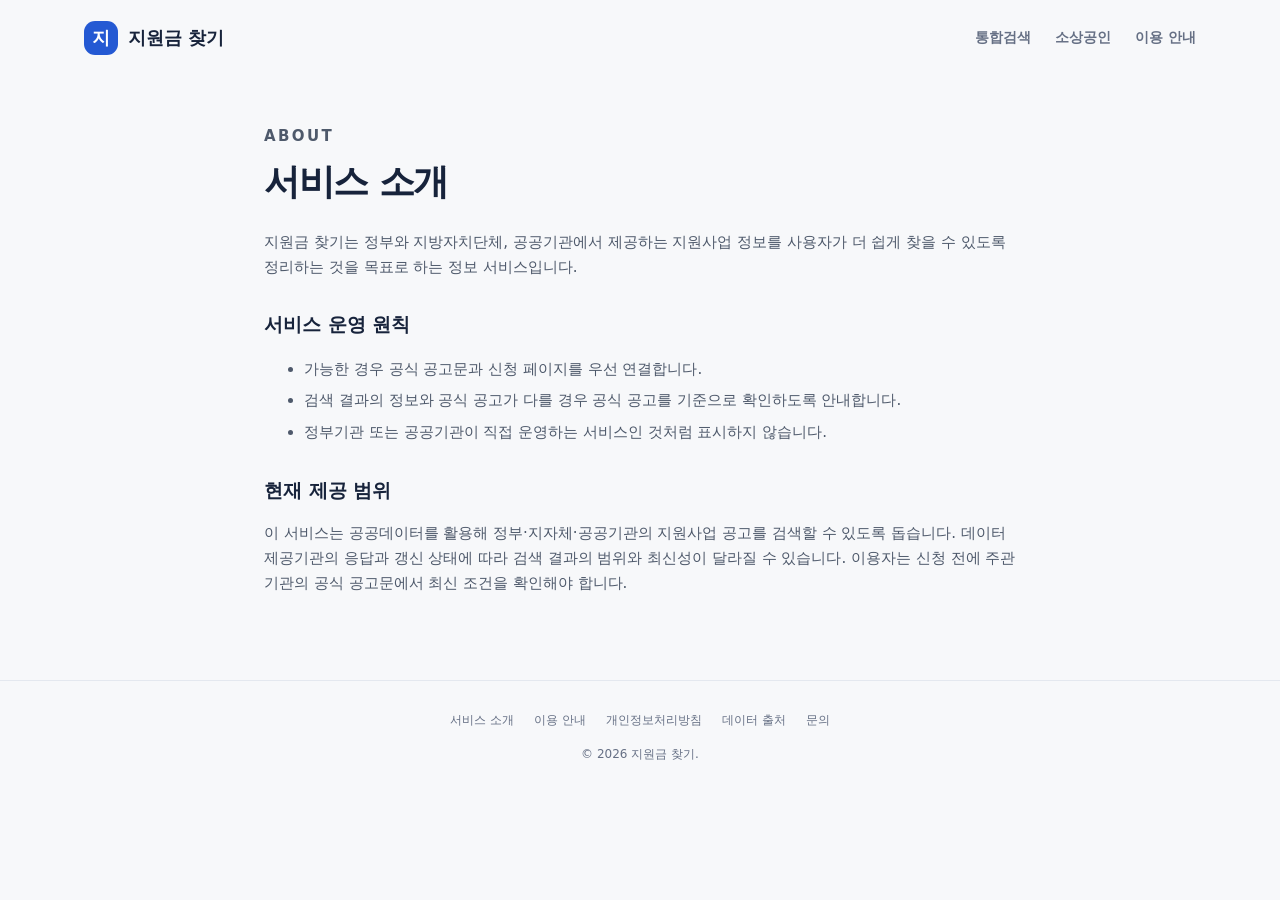
<file: about.html>
<!doctype html><html lang="ko"><head><meta charset="utf-8"><link rel="icon" href="data:image/svg+xml,%3Csvg xmlns='http://www.w3.org/2000/svg' viewBox='0 0 32 32'%3E%3Crect width='32' height='32' rx='9' fill='%232459d3'/%3E%3Ctext x='16' y='23' font-size='20' font-weight='700' text-anchor='middle' fill='white' font-family='sans-serif'%3E지%3C/text%3E%3C/svg%3E"><meta name="viewport" content="width=device-width, initial-scale=1">
<meta name="robots" content="index, follow, max-image-preview:large">
<link rel="canonical" href="https://government-support-search.hosi4242.workers.dev/about.html">
<meta property="og:type" content="website">
<meta property="og:locale" content="ko_KR">
<meta property="og:site_name" content="정부 및 지자체 지원사업 찾기">
<meta property="og:title" content="서비스 소개 | 정부 및 지자체 지원사업 찾기">
<meta property="og:description" content="정부·지자체 지원사업 검색 서비스의 목적, 정보 제공 범위와 공식 공고 확인 원칙을 안내합니다.">
<meta property="og:url" content="https://government-support-search.hosi4242.workers.dev/about.html"><meta name="description" content="정부·지자체 지원사업 검색 서비스의 목적, 정보 제공 범위와 공식 공고 확인 원칙을 안내합니다."><title>서비스 소개 | 정부 및 지자체 지원사업 찾기</title><link rel="stylesheet" href="assets/style.css?v=20261018"></head><body><a class="skip-link" href="#main">본문 바로가기</a><header class="site-header"><a class="brand" href="index.html"><span class="brand-mark">지</span><span>지원금 찾기</span></a><nav aria-label="주 메뉴"><a href="index.html">통합검색</a><a href="small-business.html">소상공인</a><a href="guide.html">이용 안내</a></nav></header><main id="main" class="text-page"><p class="eyebrow">ABOUT</p><h1>서비스 소개</h1><p>지원금 찾기는 정부와 지방자치단체, 공공기관에서 제공하는 지원사업 정보를 사용자가 더 쉽게 찾을 수 있도록 정리하는 것을 목표로 하는 정보 서비스입니다.</p><h2>서비스 운영 원칙</h2><ul><li>가능한 경우 공식 공고문과 신청 페이지를 우선 연결합니다.</li><li>검색 결과의 정보와 공식 공고가 다를 경우 공식 공고를 기준으로 확인하도록 안내합니다.</li><li>정부기관 또는 공공기관이 직접 운영하는 서비스인 것처럼 표시하지 않습니다.</li></ul><h2>현재 제공 범위</h2><p>이 서비스는 공공데이터를 활용해 정부·지자체·공공기관의 지원사업 공고를 검색할 수 있도록 돕습니다. 데이터 제공기관의 응답과 갱신 상태에 따라 검색 결과의 범위와 최신성이 달라질 수 있습니다. 이용자는 신청 전에 주관기관의 공식 공고문에서 최신 조건을 확인해야 합니다.</p></main><footer class="site-footer"><div class="footer-links"><a href="about.html">서비스 소개</a><a href="guide.html">이용 안내</a><a href="privacy.html">개인정보처리방침</a><a href="sources.html">데이터 출처</a><a href="contact.html">문의</a></div><p>© <span id="year"></span> 지원금 찾기.</p></footer><script>document.getElementById('year').textContent=new Date().getFullYear()</script></body></html>
</file>
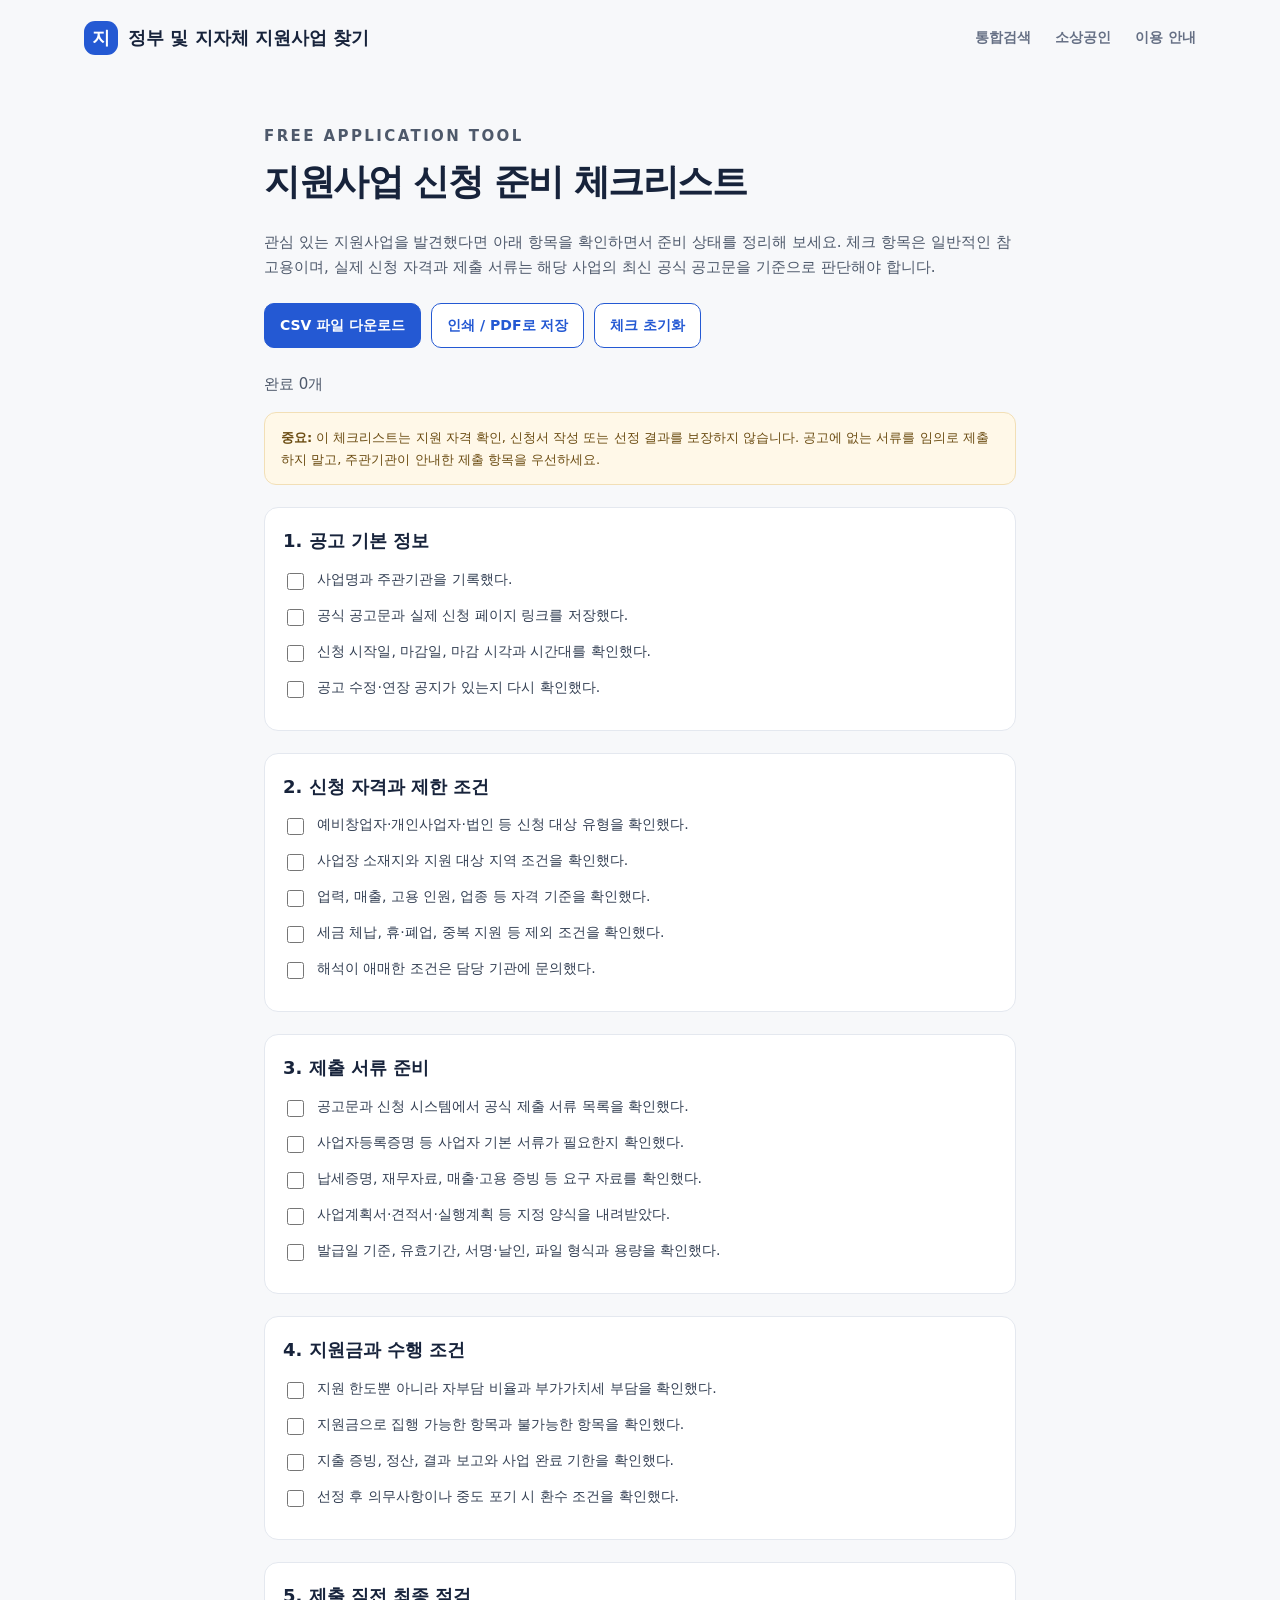
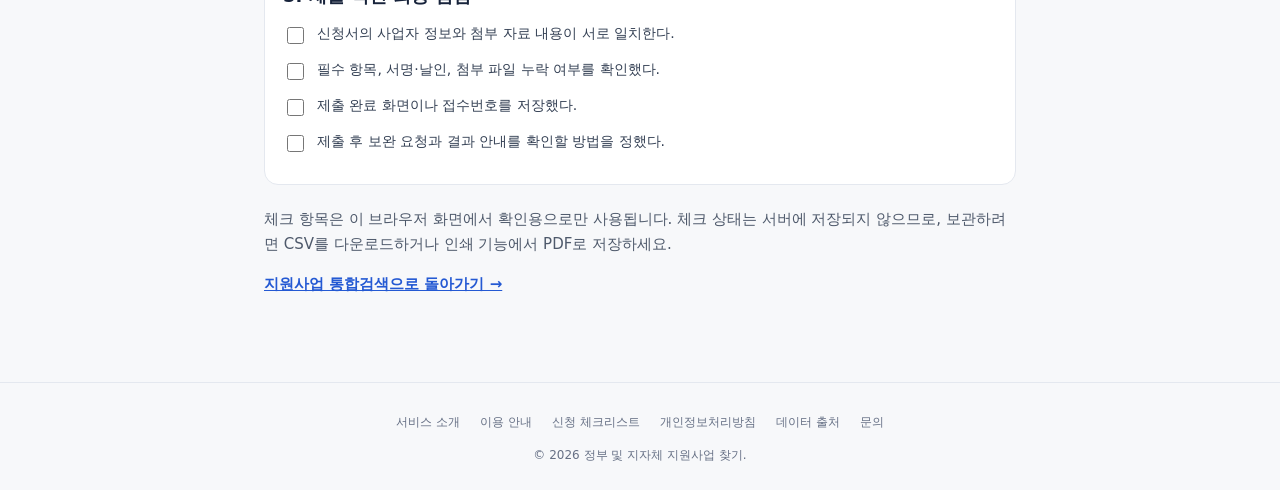
<file: application-checklist.html>
<!doctype html>
<html lang="ko">
<head>
<meta charset="utf-8">
<meta name="viewport" content="width=device-width, initial-scale=1">
<meta name="robots" content="index, follow, max-image-preview:large">
<link rel="canonical" href="https://government-support-search.hosi4242.workers.dev/application-checklist.html">
<meta name="description" content="정부·지자체 지원사업을 신청하기 전에 대상 요건, 일정, 서류, 자부담과 정산 조건을 직접 점검하는 무료 체크리스트입니다.">
<meta property="og:type" content="website">
<meta property="og:locale" content="ko_KR">
<meta property="og:site_name" content="정부 및 지자체 지원사업 찾기">
<meta property="og:title" content="지원사업 신청 준비 체크리스트">
<meta property="og:description" content="지원사업 신청 준비 상태를 정리하는 무료 체크리스트와 CSV 다운로드를 제공합니다.">
<meta property="og:url" content="https://government-support-search.hosi4242.workers.dev/application-checklist.html">
<title>지원사업 신청 준비 체크리스트 | 정부 및 지자체 지원사업 찾기</title>
<link rel="stylesheet" href="assets/style.css?v=20261018">
<style>
.checklist-tools{display:flex;gap:10px;flex-wrap:wrap;margin:24px 0}
.checklist-tools a,.checklist-tools button{display:inline-flex;align-items:center;justify-content:center;padding:10px 15px;border:1px solid #2459d3;border-radius:10px;background:#2459d3;color:#fff;text-decoration:none;font:inherit;font-size:14px;font-weight:750;cursor:pointer}
.checklist-tools .secondary{background:#fff;color:#2459d3}
.check-group{margin:22px 0;padding:18px;background:#fff;border:1px solid #e4e8ef;border-radius:14px}
.check-group h2{margin:0 0 12px;font-size:18px}
.check-item{display:flex;gap:10px;align-items:flex-start;margin:11px 0;color:#344054;font-size:14px}
.check-item input{margin-top:5px;flex-shrink:0;width:17px;height:17px}
.check-item span{flex:1}
.callout{background:#fff8e8;border:1px solid #f2dfb6;border-radius:12px;padding:14px 16px;color:#6b4c12;font-size:13px}
.progress-text{color:#667085;font-size:13px}
@media print{body{background:#fff}.site-header,.site-footer,.skip-link,.checklist-tools{display:none!important}main{max-width:none;padding:0}.check-group{break-inside:avoid;border:1px solid #999}.text-page{padding:0}.check-item{font-size:12pt}.callout{color:#000;background:#fff}}
</style>
</head>
<body>
<a class="skip-link" href="#main">본문 바로가기</a>
<header class="site-header"><a class="brand" href="index.html"><span class="brand-mark">지</span><span>정부 및 지자체 지원사업 찾기</span></a><nav aria-label="주 메뉴"><a href="index.html">통합검색</a><a href="small-business.html">소상공인</a><a href="guide.html">이용 안내</a></nav></header>
<main id="main" class="text-page">
<p class="eyebrow">FREE APPLICATION TOOL</p>
<h1>지원사업 신청 준비 체크리스트</h1>
<p>관심 있는 지원사업을 발견했다면 아래 항목을 확인하면서 준비 상태를 정리해 보세요. 체크 항목은 일반적인 참고용이며, 실제 신청 자격과 제출 서류는 해당 사업의 최신 공식 공고문을 기준으로 판단해야 합니다.</p>
<div class="checklist-tools"><a href="assets/support-application-checklist.csv" download>CSV 파일 다운로드</a><button class="secondary" type="button" onclick="window.print()">인쇄 / PDF로 저장</button><button class="secondary" type="button" id="resetChecks">체크 초기화</button></div>
<p class="progress-text" id="progress" aria-live="polite">완료 0개</p>
<div class="callout"><strong>중요:</strong> 이 체크리스트는 지원 자격 확인, 신청서 작성 또는 선정 결과를 보장하지 않습니다. 공고에 없는 서류를 임의로 제출하지 말고, 주관기관이 안내한 제출 항목을 우선하세요.</div>
<section class="check-group"><h2>1. 공고 기본 정보</h2>
<label class="check-item"><input type="checkbox"><span>사업명과 주관기관을 기록했다.</span></label>
<label class="check-item"><input type="checkbox"><span>공식 공고문과 실제 신청 페이지 링크를 저장했다.</span></label>
<label class="check-item"><input type="checkbox"><span>신청 시작일, 마감일, 마감 시각과 시간대를 확인했다.</span></label>
<label class="check-item"><input type="checkbox"><span>공고 수정·연장 공지가 있는지 다시 확인했다.</span></label>
</section>
<section class="check-group"><h2>2. 신청 자격과 제한 조건</h2>
<label class="check-item"><input type="checkbox"><span>예비창업자·개인사업자·법인 등 신청 대상 유형을 확인했다.</span></label>
<label class="check-item"><input type="checkbox"><span>사업장 소재지와 지원 대상 지역 조건을 확인했다.</span></label>
<label class="check-item"><input type="checkbox"><span>업력, 매출, 고용 인원, 업종 등 자격 기준을 확인했다.</span></label>
<label class="check-item"><input type="checkbox"><span>세금 체납, 휴·폐업, 중복 지원 등 제외 조건을 확인했다.</span></label>
<label class="check-item"><input type="checkbox"><span>해석이 애매한 조건은 담당 기관에 문의했다.</span></label>
</section>
<section class="check-group"><h2>3. 제출 서류 준비</h2>
<label class="check-item"><input type="checkbox"><span>공고문과 신청 시스템에서 공식 제출 서류 목록을 확인했다.</span></label>
<label class="check-item"><input type="checkbox"><span>사업자등록증명 등 사업자 기본 서류가 필요한지 확인했다.</span></label>
<label class="check-item"><input type="checkbox"><span>납세증명, 재무자료, 매출·고용 증빙 등 요구 자료를 확인했다.</span></label>
<label class="check-item"><input type="checkbox"><span>사업계획서·견적서·실행계획 등 지정 양식을 내려받았다.</span></label>
<label class="check-item"><input type="checkbox"><span>발급일 기준, 유효기간, 서명·날인, 파일 형식과 용량을 확인했다.</span></label>
</section>
<section class="check-group"><h2>4. 지원금과 수행 조건</h2>
<label class="check-item"><input type="checkbox"><span>지원 한도뿐 아니라 자부담 비율과 부가가치세 부담을 확인했다.</span></label>
<label class="check-item"><input type="checkbox"><span>지원금으로 집행 가능한 항목과 불가능한 항목을 확인했다.</span></label>
<label class="check-item"><input type="checkbox"><span>지출 증빙, 정산, 결과 보고와 사업 완료 기한을 확인했다.</span></label>
<label class="check-item"><input type="checkbox"><span>선정 후 의무사항이나 중도 포기 시 환수 조건을 확인했다.</span></label>
</section>
<section class="check-group"><h2>5. 제출 직전 최종 점검</h2>
<label class="check-item"><input type="checkbox"><span>신청서의 사업자 정보와 첨부 자료 내용이 서로 일치한다.</span></label>
<label class="check-item"><input type="checkbox"><span>필수 항목, 서명·날인, 첨부 파일 누락 여부를 확인했다.</span></label>
<label class="check-item"><input type="checkbox"><span>제출 완료 화면이나 접수번호를 저장했다.</span></label>
<label class="check-item"><input type="checkbox"><span>제출 후 보완 요청과 결과 안내를 확인할 방법을 정했다.</span></label>
</section>
<p>체크 항목은 이 브라우저 화면에서 확인용으로만 사용됩니다. 체크 상태는 서버에 저장되지 않으므로, 보관하려면 CSV를 다운로드하거나 인쇄 기능에서 PDF로 저장하세요.</p>
<p><a class="text-link" href="index.html">지원사업 통합검색으로 돌아가기 →</a></p>
</main>
<footer class="site-footer"><div class="footer-links"><a href="about.html">서비스 소개</a><a href="guide.html">이용 안내</a><a href="application-checklist.html">신청 체크리스트</a><a href="privacy.html">개인정보처리방침</a><a href="sources.html">데이터 출처</a><a href="contact.html">문의</a></div><p>© <span id="year"></span> 정부 및 지자체 지원사업 찾기.</p></footer>
<script>
document.getElementById('year').textContent=new Date().getFullYear();
const checks=[...document.querySelectorAll('.check-item input')];
function updateProgress(){const count=checks.filter(c=>c.checked).length;document.getElementById('progress').textContent='완료 '+count+' / '+checks.length+'개';}
checks.forEach(c=>c.addEventListener('change',updateProgress));
document.getElementById('resetChecks').addEventListener('click',()=>{checks.forEach(c=>c.checked=false);updateProgress();});
</script>
</body></html>
</file>
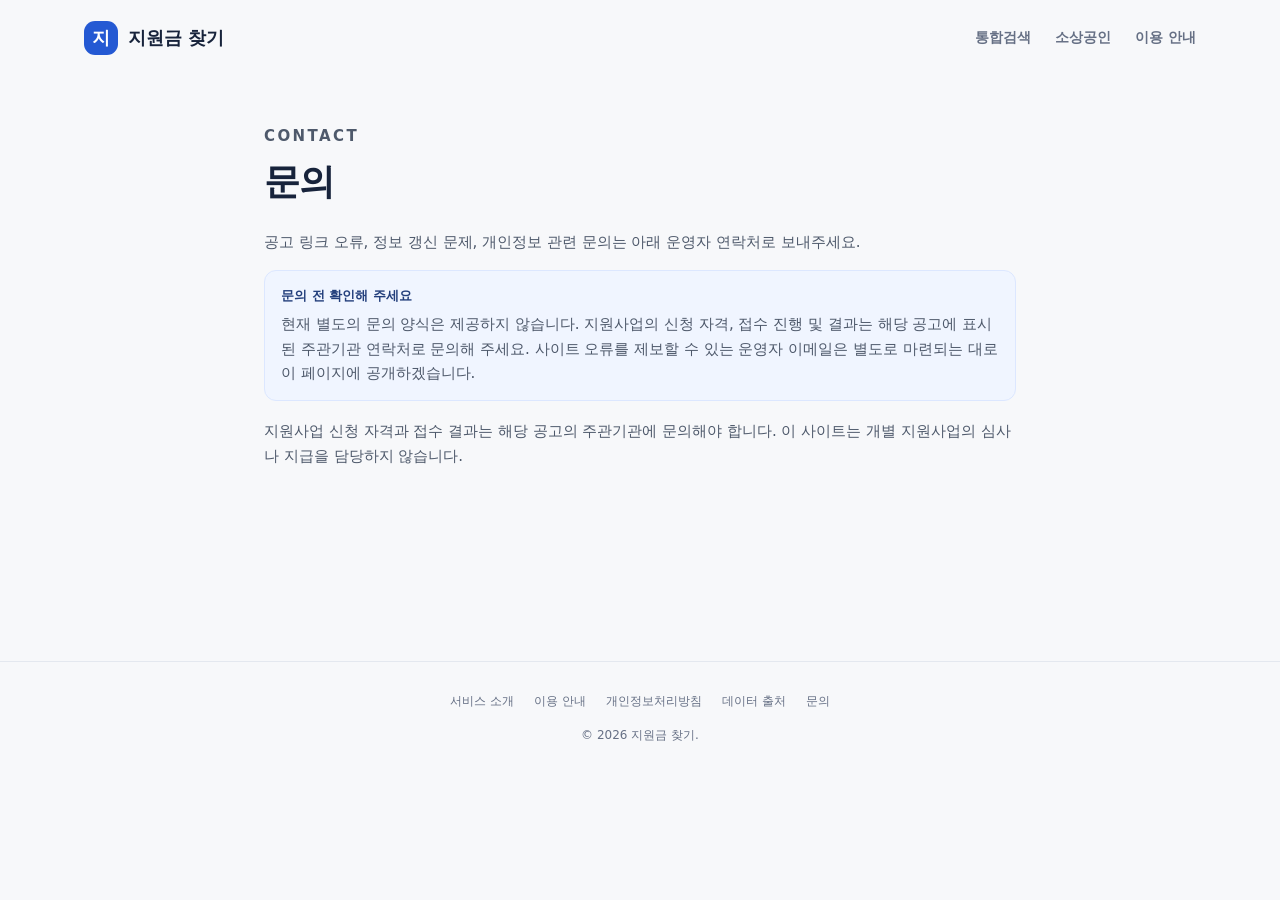
<file: contact.html>
<!doctype html><html lang="ko"><head><meta charset="utf-8"><link rel="icon" href="data:image/svg+xml,%3Csvg xmlns='http://www.w3.org/2000/svg' viewBox='0 0 32 32'%3E%3Crect width='32' height='32' rx='9' fill='%232459d3'/%3E%3Ctext x='16' y='23' font-size='20' font-weight='700' text-anchor='middle' fill='white' font-family='sans-serif'%3E지%3C/text%3E%3C/svg%3E"><meta name="viewport" content="width=device-width, initial-scale=1">
<meta name="robots" content="index, follow, max-image-preview:large">
<link rel="canonical" href="https://government-support-search.hosi4242.workers.dev/contact.html">
<meta property="og:type" content="website">
<meta property="og:locale" content="ko_KR">
<meta property="og:site_name" content="정부 및 지자체 지원사업 찾기">
<meta property="og:title" content="문의 및 오류 제보 | 정부 및 지자체 지원사업 찾기">
<meta property="og:description" content="지원사업 공고 링크 오류, 정보 갱신 문제와 서비스 관련 문의 안내입니다. 신청 자격 및 접수 결과는 주관기관에 문의하세요.">
<meta property="og:url" content="https://government-support-search.hosi4242.workers.dev/contact.html"><meta name="description" content="지원사업 공고 링크 오류, 정보 갱신 문제와 서비스 관련 문의 안내입니다. 신청 자격 및 접수 결과는 주관기관에 문의하세요."><title>문의 및 오류 제보 | 정부 및 지자체 지원사업 찾기</title><link rel="stylesheet" href="assets/style.css?v=20261018"></head><body><a class="skip-link" href="#main">본문 바로가기</a><header class="site-header"><a class="brand" href="index.html"><span class="brand-mark">지</span><span>지원금 찾기</span></a><nav aria-label="주 메뉴"><a href="index.html">통합검색</a><a href="small-business.html">소상공인</a><a href="guide.html">이용 안내</a></nav></header><main id="main" class="text-page"><p class="eyebrow">CONTACT</p><h1>문의</h1><p>공고 링크 오류, 정보 갱신 문제, 개인정보 관련 문의는 아래 운영자 연락처로 보내주세요.</p><div class="notice"><strong>문의 전 확인해 주세요</strong><p>현재 별도의 문의 양식은 제공하지 않습니다. 지원사업의 신청 자격, 접수 진행 및 결과는 해당 공고에 표시된 주관기관 연락처로 문의해 주세요. 사이트 오류를 제보할 수 있는 운영자 이메일은 별도로 마련되는 대로 이 페이지에 공개하겠습니다.</p></div><p>지원사업 신청 자격과 접수 결과는 해당 공고의 주관기관에 문의해야 합니다. 이 사이트는 개별 지원사업의 심사나 지급을 담당하지 않습니다.</p></main><footer class="site-footer"><div class="footer-links"><a href="about.html">서비스 소개</a><a href="guide.html">이용 안내</a><a href="privacy.html">개인정보처리방침</a><a href="sources.html">데이터 출처</a><a href="contact.html">문의</a></div><p>© <span id="year"></span> 지원금 찾기.</p></footer><script>document.getElementById('year').textContent=new Date().getFullYear()</script></body></html>
</file>
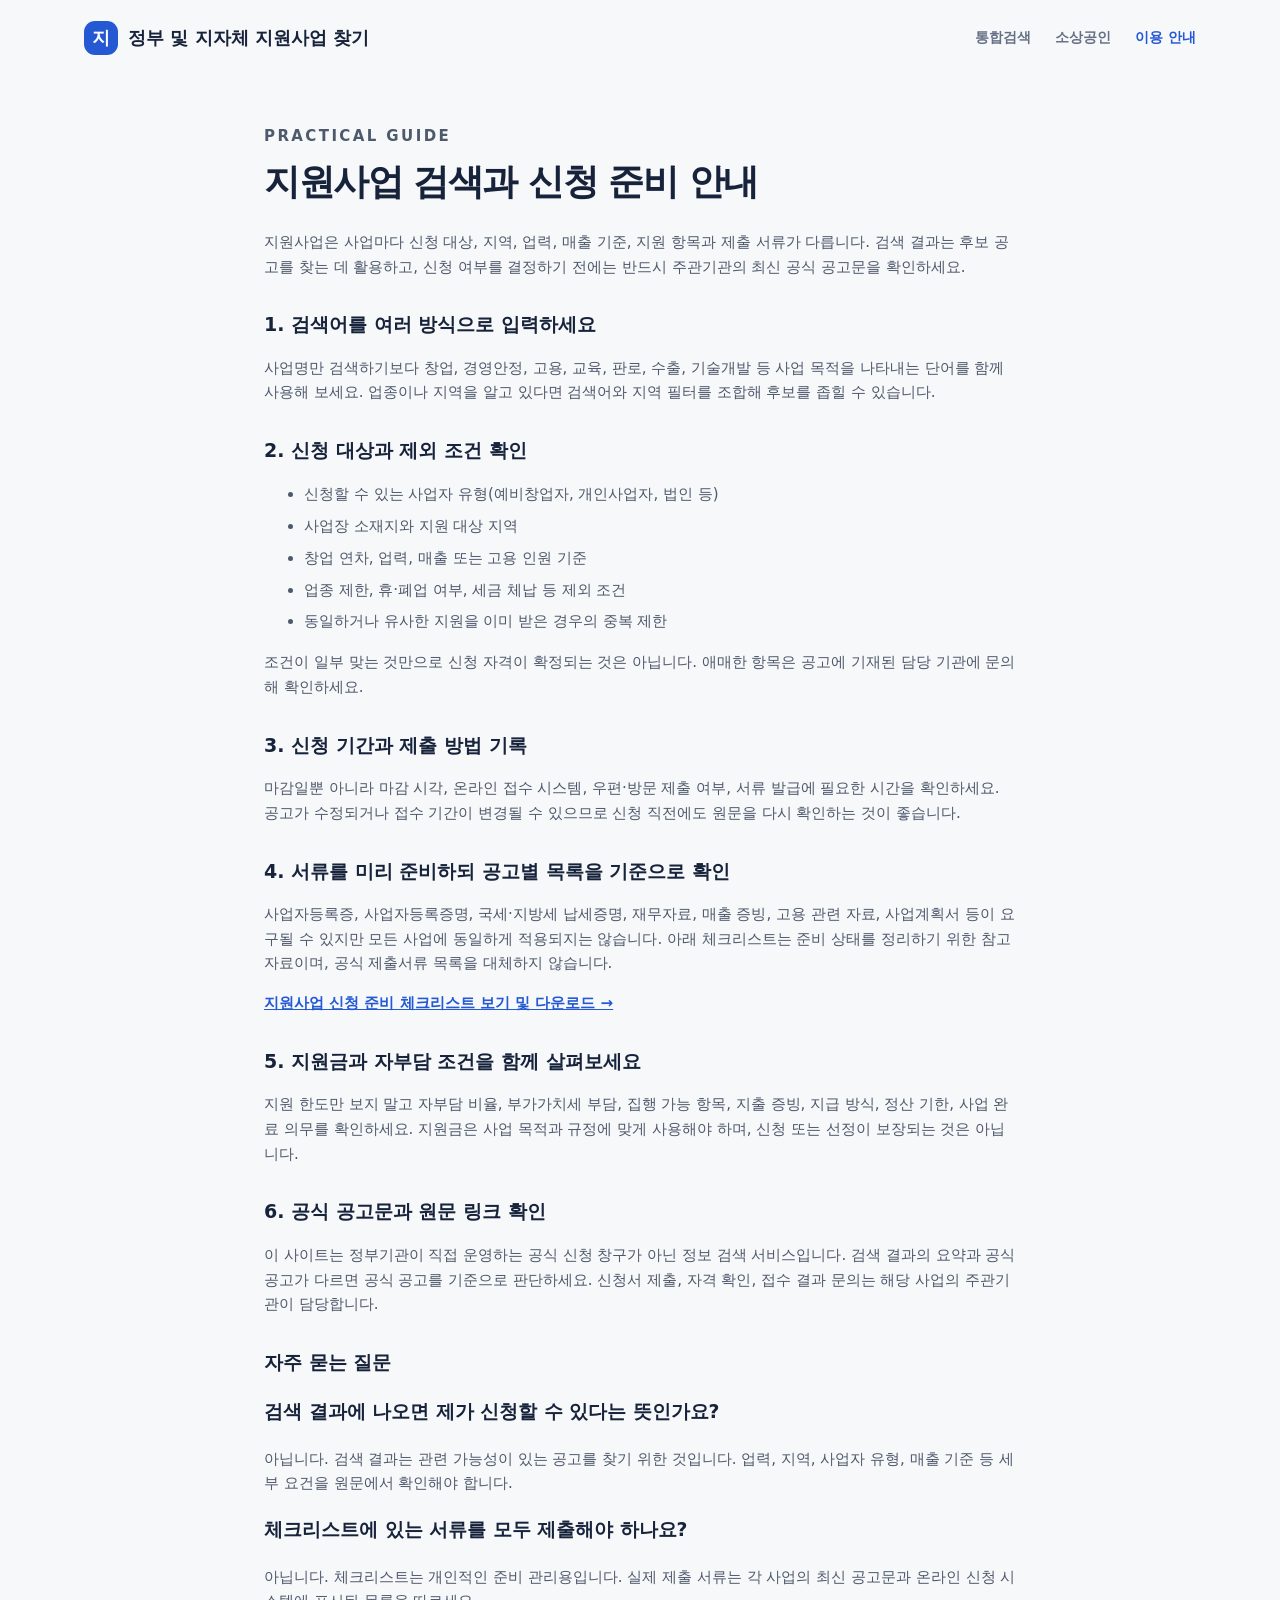
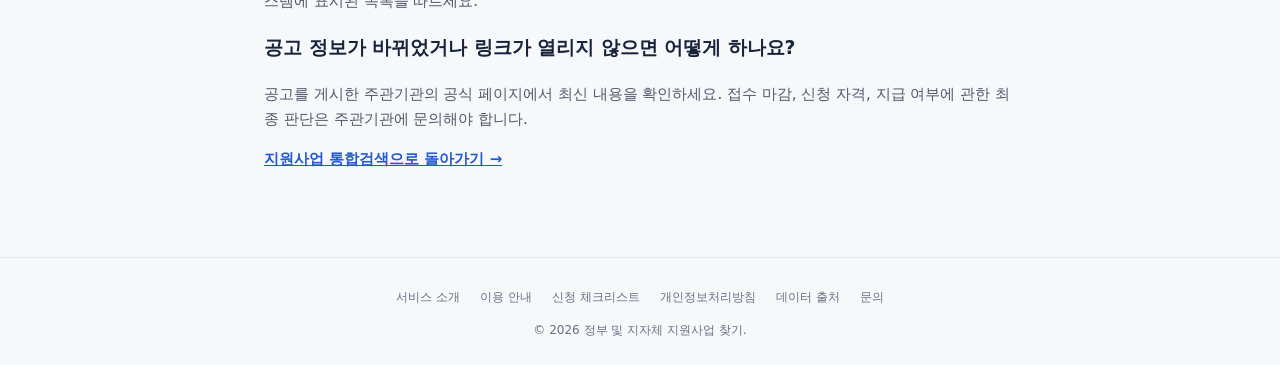
<file: guide.html>
<!doctype html>
<html lang="ko">
<head>
<meta charset="utf-8">
<meta name="viewport" content="width=device-width, initial-scale=1">
<meta name="robots" content="index, follow, max-image-preview:large">
<link rel="canonical" href="https://government-support-search.hosi4242.workers.dev/guide.html">
<meta property="og:type" content="website">
<meta property="og:locale" content="ko_KR">
<meta property="og:site_name" content="정부 및 지자체 지원사업 찾기">
<meta property="og:title" content="지원사업 검색 이용 안내 | 정부 및 지자체 지원사업 찾기">
<meta property="og:description" content="지원사업 검색부터 신청 자격, 제출 서류, 마감일 확인까지 단계별로 안내합니다.">
<meta property="og:url" content="https://government-support-search.hosi4242.workers.dev/guide.html">
<meta name="description" content="지원사업 검색부터 신청 자격, 제출 서류, 마감일 확인까지 단계별로 안내합니다.">
<title>지원사업 검색 이용 안내 | 정부 및 지자체 지원사업 찾기</title>
<link rel="stylesheet" href="assets/style.css?v=20261018">
</head>
<body>
<a class="skip-link" href="#main">본문 바로가기</a>
<header class="site-header"><a class="brand" href="index.html"><span class="brand-mark">지</span><span>정부 및 지자체 지원사업 찾기</span></a><nav aria-label="주 메뉴"><a href="index.html">통합검색</a><a href="small-business.html">소상공인</a><a class="active" href="guide.html" aria-current="page">이용 안내</a></nav></header>
<main id="main" class="text-page">
<p class="eyebrow">PRACTICAL GUIDE</p>
<h1>지원사업 검색과 신청 준비 안내</h1>
<p>지원사업은 사업마다 신청 대상, 지역, 업력, 매출 기준, 지원 항목과 제출 서류가 다릅니다. 검색 결과는 후보 공고를 찾는 데 활용하고, 신청 여부를 결정하기 전에는 반드시 주관기관의 최신 공식 공고문을 확인하세요.</p>
<h2>1. 검색어를 여러 방식으로 입력하세요</h2>
<p>사업명만 검색하기보다 창업, 경영안정, 고용, 교육, 판로, 수출, 기술개발 등 사업 목적을 나타내는 단어를 함께 사용해 보세요. 업종이나 지역을 알고 있다면 검색어와 지역 필터를 조합해 후보를 좁힐 수 있습니다.</p>
<h2>2. 신청 대상과 제외 조건 확인</h2>
<ul>
<li>신청할 수 있는 사업자 유형(예비창업자, 개인사업자, 법인 등)</li>
<li>사업장 소재지와 지원 대상 지역</li>
<li>창업 연차, 업력, 매출 또는 고용 인원 기준</li>
<li>업종 제한, 휴·폐업 여부, 세금 체납 등 제외 조건</li>
<li>동일하거나 유사한 지원을 이미 받은 경우의 중복 제한</li>
</ul>
<p>조건이 일부 맞는 것만으로 신청 자격이 확정되는 것은 아닙니다. 애매한 항목은 공고에 기재된 담당 기관에 문의해 확인하세요.</p>
<h2>3. 신청 기간과 제출 방법 기록</h2>
<p>마감일뿐 아니라 마감 시각, 온라인 접수 시스템, 우편·방문 제출 여부, 서류 발급에 필요한 시간을 확인하세요. 공고가 수정되거나 접수 기간이 변경될 수 있으므로 신청 직전에도 원문을 다시 확인하는 것이 좋습니다.</p>
<h2>4. 서류를 미리 준비하되 공고별 목록을 기준으로 확인</h2>
<p>사업자등록증, 사업자등록증명, 국세·지방세 납세증명, 재무자료, 매출 증빙, 고용 관련 자료, 사업계획서 등이 요구될 수 있지만 모든 사업에 동일하게 적용되지는 않습니다. 아래 체크리스트는 준비 상태를 정리하기 위한 참고 자료이며, 공식 제출서류 목록을 대체하지 않습니다.</p>
<p><a class="text-link" href="application-checklist.html">지원사업 신청 준비 체크리스트 보기 및 다운로드 →</a></p>
<h2>5. 지원금과 자부담 조건을 함께 살펴보세요</h2>
<p>지원 한도만 보지 말고 자부담 비율, 부가가치세 부담, 집행 가능 항목, 지출 증빙, 지급 방식, 정산 기한, 사업 완료 의무를 확인하세요. 지원금은 사업 목적과 규정에 맞게 사용해야 하며, 신청 또는 선정이 보장되는 것은 아닙니다.</p>
<h2>6. 공식 공고문과 원문 링크 확인</h2>
<p>이 사이트는 정부기관이 직접 운영하는 공식 신청 창구가 아닌 정보 검색 서비스입니다. 검색 결과의 요약과 공식 공고가 다르면 공식 공고를 기준으로 판단하세요. 신청서 제출, 자격 확인, 접수 결과 문의는 해당 사업의 주관기관이 담당합니다.</p>
<h2>자주 묻는 질문</h2>
<h3>검색 결과에 나오면 제가 신청할 수 있다는 뜻인가요?</h3>
<p>아닙니다. 검색 결과는 관련 가능성이 있는 공고를 찾기 위한 것입니다. 업력, 지역, 사업자 유형, 매출 기준 등 세부 요건을 원문에서 확인해야 합니다.</p>
<h3>체크리스트에 있는 서류를 모두 제출해야 하나요?</h3>
<p>아닙니다. 체크리스트는 개인적인 준비 관리용입니다. 실제 제출 서류는 각 사업의 최신 공고문과 온라인 신청 시스템에 표시된 목록을 따르세요.</p>
<h3>공고 정보가 바뀌었거나 링크가 열리지 않으면 어떻게 하나요?</h3>
<p>공고를 게시한 주관기관의 공식 페이지에서 최신 내용을 확인하세요. 접수 마감, 신청 자격, 지급 여부에 관한 최종 판단은 주관기관에 문의해야 합니다.</p>
<p><a class="text-link" href="index.html">지원사업 통합검색으로 돌아가기 →</a></p>
</main>
<footer class="site-footer"><div class="footer-links"><a href="about.html">서비스 소개</a><a href="guide.html">이용 안내</a><a href="application-checklist.html">신청 체크리스트</a><a href="privacy.html">개인정보처리방침</a><a href="sources.html">데이터 출처</a><a href="contact.html">문의</a></div><p>© <span id="year"></span> 정부 및 지자체 지원사업 찾기.</p></footer>
<script>document.getElementById('year').textContent=new Date().getFullYear()</script>
</body></html>
</file>
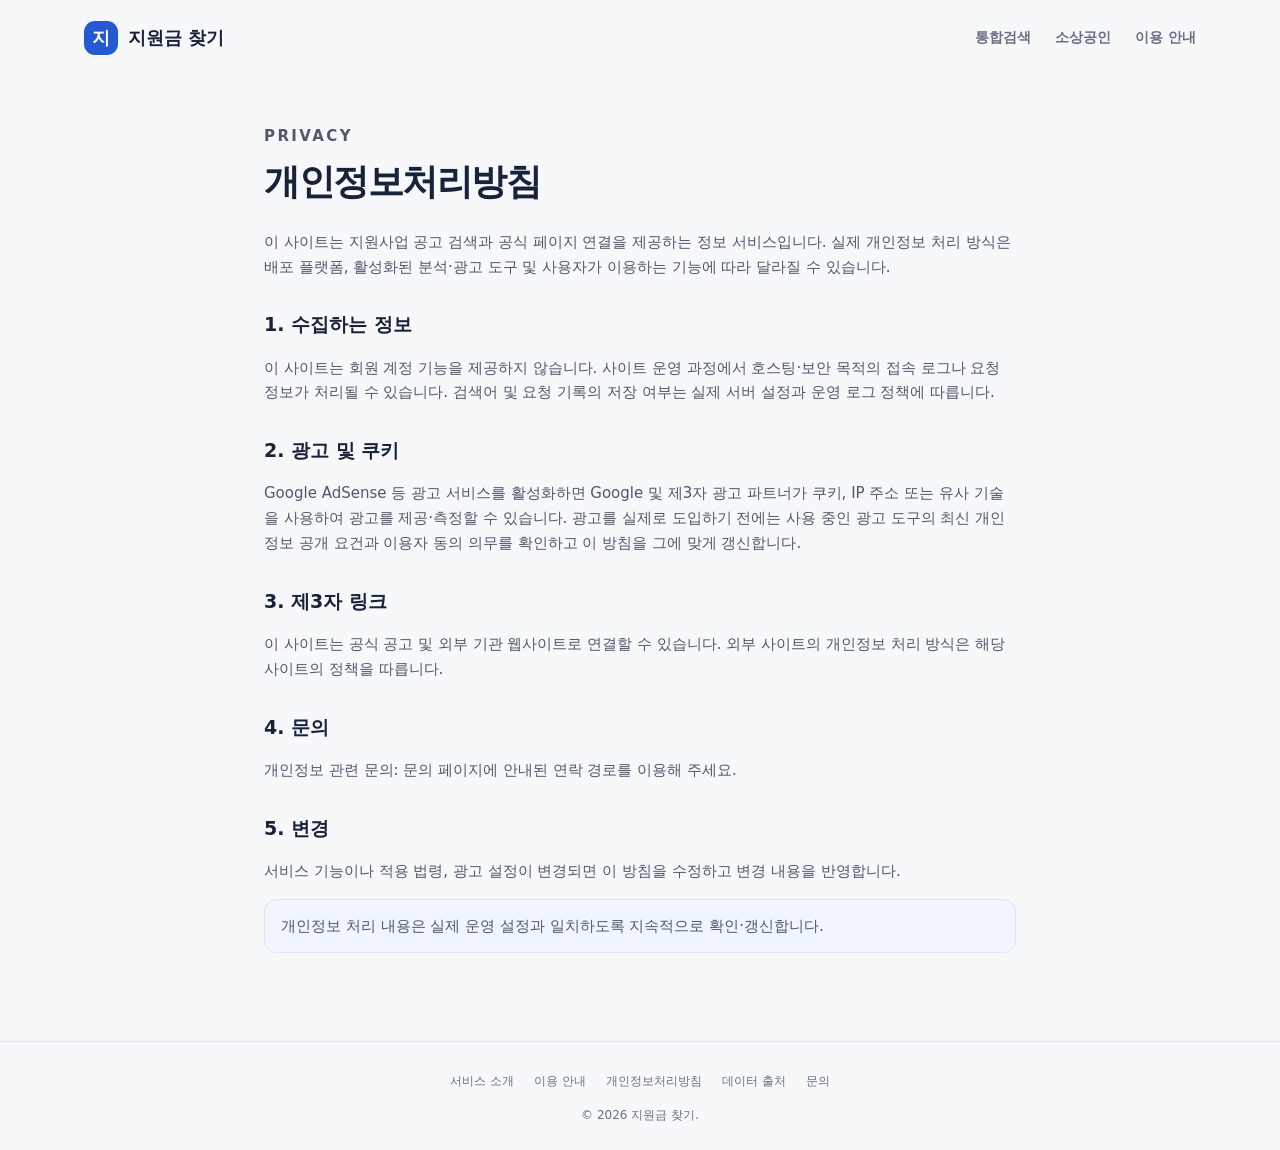
<file: privacy.html>
<!doctype html><html lang="ko"><head><meta charset="utf-8"><link rel="icon" href="data:image/svg+xml,%3Csvg xmlns='http://www.w3.org/2000/svg' viewBox='0 0 32 32'%3E%3Crect width='32' height='32' rx='9' fill='%232459d3'/%3E%3Ctext x='16' y='23' font-size='20' font-weight='700' text-anchor='middle' fill='white' font-family='sans-serif'%3E지%3C/text%3E%3C/svg%3E"><meta name="viewport" content="width=device-width, initial-scale=1">
<meta name="robots" content="index, follow, max-image-preview:large">
<link rel="canonical" href="https://government-support-search.hosi4242.workers.dev/privacy.html">
<meta property="og:type" content="website">
<meta property="og:locale" content="ko_KR">
<meta property="og:site_name" content="정부 및 지자체 지원사업 찾기">
<meta property="og:title" content="개인정보처리방침 | 정부 및 지자체 지원사업 찾기">
<meta property="og:description" content="정부 및 지자체 지원사업 찾기의 개인정보 처리, 접속 정보, 외부 링크 및 광고 쿠키 관련 안내입니다.">
<meta property="og:url" content="https://government-support-search.hosi4242.workers.dev/privacy.html"><meta name="description" content="정부 및 지자체 지원사업 찾기의 개인정보 처리, 접속 정보, 외부 링크 및 광고 쿠키 관련 안내입니다."><title>개인정보처리방침 | 정부 및 지자체 지원사업 찾기</title><link rel="stylesheet" href="assets/style.css?v=20261018"></head><body><a class="skip-link" href="#main">본문 바로가기</a><header class="site-header"><a class="brand" href="index.html"><span class="brand-mark">지</span><span>지원금 찾기</span></a><nav aria-label="주 메뉴"><a href="index.html">통합검색</a><a href="small-business.html">소상공인</a><a href="guide.html">이용 안내</a></nav></header><main id="main" class="text-page"><p class="eyebrow">PRIVACY</p><h1>개인정보처리방침</h1><p>이 사이트는 지원사업 공고 검색과 공식 페이지 연결을 제공하는 정보 서비스입니다. 실제 개인정보 처리 방식은 배포 플랫폼, 활성화된 분석·광고 도구 및 사용자가 이용하는 기능에 따라 달라질 수 있습니다.</p><h2>1. 수집하는 정보</h2><p>이 사이트는 회원 계정 기능을 제공하지 않습니다. 사이트 운영 과정에서 호스팅·보안 목적의 접속 로그나 요청 정보가 처리될 수 있습니다. 검색어 및 요청 기록의 저장 여부는 실제 서버 설정과 운영 로그 정책에 따릅니다.</p><h2>2. 광고 및 쿠키</h2><p>Google AdSense 등 광고 서비스를 활성화하면 Google 및 제3자 광고 파트너가 쿠키, IP 주소 또는 유사 기술을 사용하여 광고를 제공·측정할 수 있습니다. 광고를 실제로 도입하기 전에는 사용 중인 광고 도구의 최신 개인정보 공개 요건과 이용자 동의 의무를 확인하고 이 방침을 그에 맞게 갱신합니다.</p><h2>3. 제3자 링크</h2><p>이 사이트는 공식 공고 및 외부 기관 웹사이트로 연결할 수 있습니다. 외부 사이트의 개인정보 처리 방식은 해당 사이트의 정책을 따릅니다.</p><h2>4. 문의</h2><p>개인정보 관련 문의: 문의 페이지에 안내된 연락 경로를 이용해 주세요.</p><h2>5. 변경</h2><p>서비스 기능이나 적용 법령, 광고 설정이 변경되면 이 방침을 수정하고 변경 내용을 반영합니다.</p><p class="notice">개인정보 처리 내용은 실제 운영 설정과 일치하도록 지속적으로 확인·갱신합니다.</p></main><footer class="site-footer"><div class="footer-links"><a href="about.html">서비스 소개</a><a href="guide.html">이용 안내</a><a href="privacy.html">개인정보처리방침</a><a href="sources.html">데이터 출처</a><a href="contact.html">문의</a></div><p>© <span id="year"></span> 지원금 찾기.</p></footer><script>document.getElementById('year').textContent=new Date().getFullYear()</script></body></html>
</file>
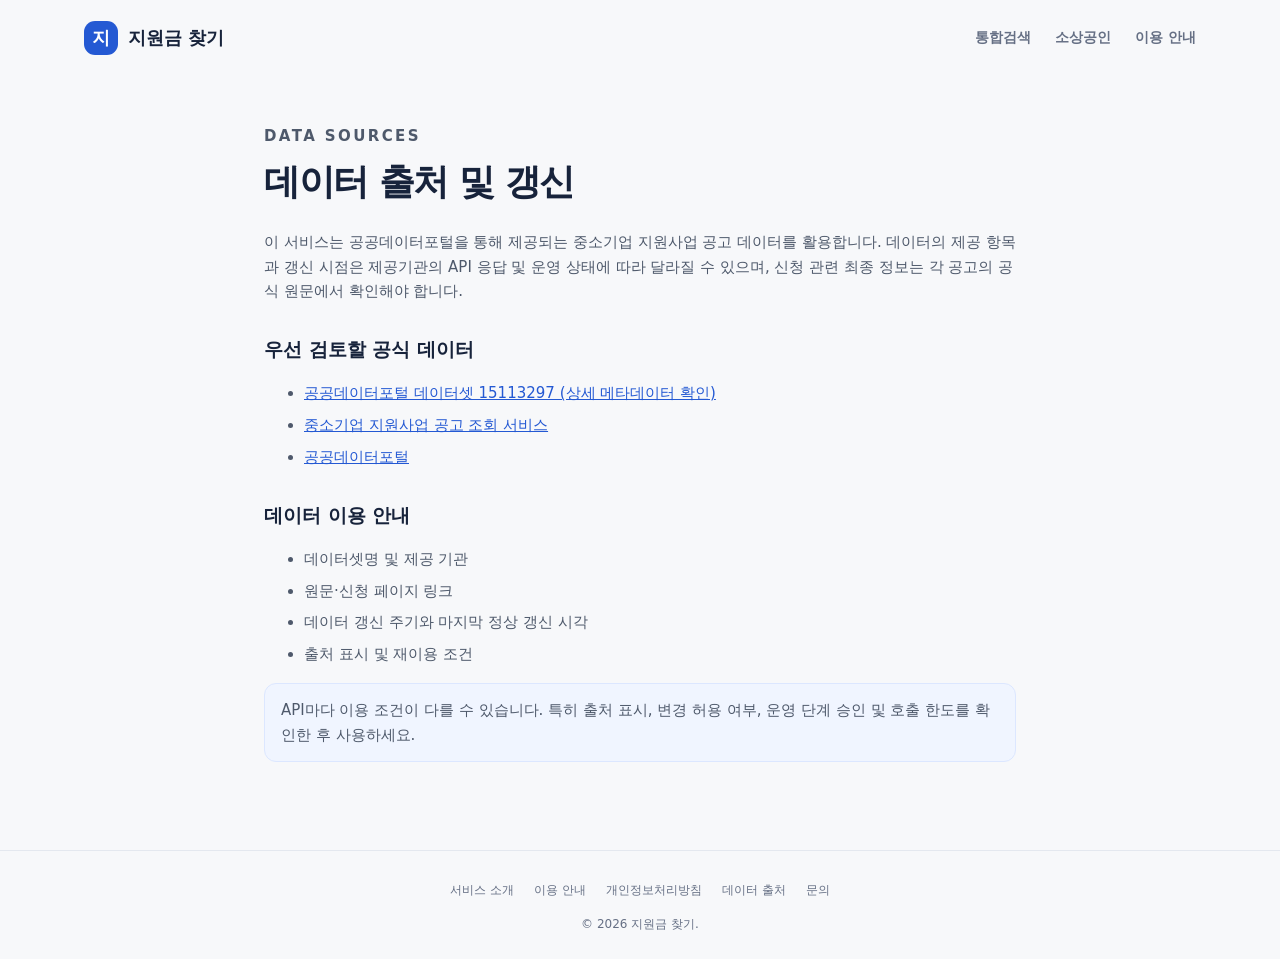
<file: sources.html>
<!doctype html><html lang="ko"><head><meta charset="utf-8"><link rel="icon" href="data:image/svg+xml,%3Csvg xmlns='http://www.w3.org/2000/svg' viewBox='0 0 32 32'%3E%3Crect width='32' height='32' rx='9' fill='%232459d3'/%3E%3Ctext x='16' y='23' font-size='20' font-weight='700' text-anchor='middle' fill='white' font-family='sans-serif'%3E지%3C/text%3E%3C/svg%3E"><meta name="viewport" content="width=device-width, initial-scale=1">
<meta name="robots" content="index, follow, max-image-preview:large">
<link rel="canonical" href="https://government-support-search.hosi4242.workers.dev/sources.html">
<meta property="og:type" content="website">
<meta property="og:locale" content="ko_KR">
<meta property="og:site_name" content="정부 및 지자체 지원사업 찾기">
<meta property="og:title" content="공공데이터 출처 및 갱신 안내 | 지원사업 찾기">
<meta property="og:description" content="지원사업 검색에 사용되는 공공데이터의 제공기관, 공식 공고 링크, 갱신 주기와 데이터 이용 조건 확인 방법을 안내합니다.">
<meta property="og:url" content="https://government-support-search.hosi4242.workers.dev/sources.html"><meta name="description" content="지원사업 검색에 사용되는 공공데이터의 제공기관, 공식 공고 링크, 갱신 주기와 데이터 이용 조건 확인 방법을 안내합니다."><title>공공데이터 출처 및 갱신 안내 | 지원사업 찾기</title><link rel="stylesheet" href="assets/style.css?v=20261018"></head><body><a class="skip-link" href="#main">본문 바로가기</a><header class="site-header"><a class="brand" href="index.html"><span class="brand-mark">지</span><span>지원금 찾기</span></a><nav aria-label="주 메뉴"><a href="index.html">통합검색</a><a href="small-business.html">소상공인</a><a href="guide.html">이용 안내</a></nav></header><main id="main" class="text-page"><p class="eyebrow">DATA SOURCES</p><h1>데이터 출처 및 갱신</h1><p>이 서비스는 공공데이터포털을 통해 제공되는 중소기업 지원사업 공고 데이터를 활용합니다. 데이터의 제공 항목과 갱신 시점은 제공기관의 API 응답 및 운영 상태에 따라 달라질 수 있으며, 신청 관련 최종 정보는 각 공고의 공식 원문에서 확인해야 합니다.</p><h2>우선 검토할 공식 데이터</h2><ul><li><a href="https://www.data.go.kr/data/15113297/openapi.do" target="_blank" rel="noopener">공공데이터포털 데이터셋 15113297 (상세 메타데이터 확인)</a></li><li><a href="https://www.data.go.kr/data/15157820/openapi.do" target="_blank" rel="noopener">중소기업 지원사업 공고 조회 서비스</a></li><li><a href="https://www.data.go.kr/" target="_blank" rel="noopener">공공데이터포털</a></li></ul><h2>데이터 이용 안내</h2><ul><li>데이터셋명 및 제공 기관</li><li>원문·신청 페이지 링크</li><li>데이터 갱신 주기와 마지막 정상 갱신 시각</li><li>출처 표시 및 재이용 조건</li></ul><p class="notice">API마다 이용 조건이 다를 수 있습니다. 특히 출처 표시, 변경 허용 여부, 운영 단계 승인 및 호출 한도를 확인한 후 사용하세요.</p></main><footer class="site-footer"><div class="footer-links"><a href="about.html">서비스 소개</a><a href="guide.html">이용 안내</a><a href="privacy.html">개인정보처리방침</a><a href="sources.html">데이터 출처</a><a href="contact.html">문의</a></div><p>© <span id="year"></span> 지원금 찾기.</p></footer><script>document.getElementById('year').textContent=new Date().getFullYear()</script></body></html>
</file>
<file: assets/style.css>
:root{--ink:#17233b;--muted:#667085;--blue:#2459d3;--blue-dark:#1744ad;--line:#e4e8ef;--paper:#fff;--bg:#f7f8fa;--mint:#eaf4f2;--radius:18px}*{box-sizing:border-box}html{scroll-behavior:smooth}@media(prefers-reduced-motion:reduce){html{scroll-behavior:auto}}body{margin:0;background:var(--bg);color:var(--ink);font-family:system-ui,-apple-system,BlinkMacSystemFont,"Segoe UI",sans-serif;line-height:1.65}a{color:inherit}.site-header{height:76px;max-width:1160px;margin:auto;padding:0 24px;display:flex;align-items:center;justify-content:space-between;gap:24px}.brand{display:flex;align-items:center;gap:10px;font-weight:800;text-decoration:none;font-size:18px;white-space:nowrap}.brand-mark{display:grid;place-items:center;width:34px;height:34px;border-radius:11px;background:var(--blue);color:#fff;font-size:18px}.site-header nav{display:flex;gap:24px;align-items:center}.site-header nav a{font-size:14px;color:var(--muted);text-decoration:none;font-weight:650}.site-header nav a:hover,.site-header nav a.active{color:var(--blue)}main{max-width:1060px;margin:0 auto;padding:0 24px}.hero{padding:62px 0 34px;text-align:center}.eyebrow{font-size:11px;letter-spacing:.16em;font-weight:800;color:var(--blue);margin:0 0 10px}.hero h1{font-size:clamp(34px,5vw,54px);line-height:1.2;letter-spacing:-.045em;margin:0;font-weight:850}.hero h1 span{color:var(--blue)}.hero-copy{max-width:620px;margin:20px auto 28px;color:var(--muted);font-size:16px}.search-panel{display:flex;gap:10px;max-width:720px;margin:0 auto;padding:8px;background:#fff;border:1px solid var(--line);border-radius:16px;box-shadow:0 8px 30px #24365a0a}.search-panel input{min-width:0;flex:1;border:0;outline:0;padding:12px 14px;font:inherit;font-size:16px;background:transparent}.primary-btn{border:0;border-radius:11px;padding:0 28px;background:var(--blue);color:white;font:inherit;font-weight:750;cursor:pointer}.primary-btn:hover{background:var(--blue-dark)}.filters{display:flex;justify-content:center;gap:12px;flex-wrap:wrap;margin-top:16px}.filters label{display:flex;align-items:center;gap:9px;font-size:13px;color:var(--muted)}select{max-width:190px;border:1px solid var(--line);background:#fff;color:var(--ink);border-radius:9px;padding:9px 30px 9px 10px;font:inherit;font-size:13px}.ad-slot{min-height:92px;border:1px dashed #cbd2de;border-radius:14px;background:#fbfcfe;display:flex;align-items:center;justify-content:center;flex-direction:column;gap:3px;color:#667085;margin:20px 0 52px;font-size:12px}.ad-slot span{font-weight:750;letter-spacing:.06em}.ad-slot small{font-size:11px}.results-section{padding:0 0 62px}.section-heading{display:flex;justify-content:space-between;align-items:end;margin-bottom:20px;gap:12px}.section-heading h2,.how-section h2,.disclaimer h2{font-size:26px;letter-spacing:-.03em;margin:0}.result-count{font-size:13px;color:var(--muted);margin:0}.notice{background:#f0f5ff;border:1px solid #dce7ff;border-radius:12px;padding:14px 16px;margin:0 0 18px;font-size:13px;color:#3e527c}.notice strong{display:block;margin-bottom:3px;color:#233f7c}.notice p{margin:6px 0 0}.results-grid{display:grid;grid-template-columns:repeat(2,minmax(0,1fr));gap:16px}.result-card{background:#fff;border:1px solid var(--line);border-radius:var(--radius);padding:22px;display:flex;flex-direction:column;gap:12px;min-width:0}.card-top{display:flex;justify-content:space-between;align-items:center;gap:10px}.tag{font-size:11px;font-weight:750;color:#2459a8;background:#eef4ff;padding:5px 9px;border-radius:7px}.deadline{font-size:11px;color:#7a4d0e;background:#fff4df;padding:5px 8px;border-radius:7px;white-space:nowrap}.result-card h3{font-size:18px;line-height:1.45;letter-spacing:-.025em;margin:0}.summary{white-space:normal;color:var(--muted);font-size:13px;margin:0}.meta-list{display:grid;gap:6px;margin:0;font-size:12px}.meta-row{display:grid;grid-template-columns:76px minmax(0,1fr);gap:8px}.meta-row dt{color:#667085}.meta-row dd{margin:0;overflow-wrap:anywhere}.card-link{display:inline-flex;align-items:center;justify-content:center;align-self:flex-start;text-decoration:none;color:var(--blue);font-size:13px;font-weight:750;padding:9px 0}.empty-state{text-align:center;padding:48px 20px;color:var(--muted);background:#fff;border:1px solid var(--line);border-radius:var(--radius)}.empty-state strong{color:var(--ink)}.how-section{padding:42px 0 58px;border-top:1px solid var(--line)}.how-section h2{max-width:620px;margin-bottom:24px}.steps{display:grid;grid-template-columns:repeat(3,minmax(0,1fr));gap:14px}.steps article{background:#fff;border:1px solid var(--line);border-radius:14px;padding:20px}.steps article span{font-size:12px;color:var(--blue);font-weight:850}.steps h3{font-size:16px;margin:8px 0 5px}.steps p{font-size:13px;color:var(--muted);margin:0}.disclaimer{background:#eef1f5;border-radius:16px;padding:24px;margin-bottom:56px}.disclaimer h2{font-size:18px}.disclaimer p{font-size:13px;color:#5c6574;margin-bottom:0}.site-footer{border-top:1px solid var(--line);padding:30px 24px 24px;text-align:center;color:var(--muted);font-size:12px}.footer-brand{font-weight:800;color:var(--ink);margin-bottom:10px}.footer-links{display:flex;justify-content:center;gap:20px;flex-wrap:wrap}.footer-links a{color:var(--muted);text-decoration:none}.site-footer p{margin:14px 0 0}.compact-hero{padding-top:52px}.text-page{max-width:800px;min-height:65vh;padding-top:48px;padding-bottom:70px}.text-page h1{font-size:36px;line-height:1.25;letter-spacing:-.04em;margin:0 0 26px}.text-page h2{font-size:19px;margin:30px 0 8px}.text-page p,.text-page li{color:#4e596b;font-size:15px}.text-page li{margin:7px 0}.text-page a{color:var(--blue)}.text-link{font-weight:750}.sr-only{position:absolute;width:1px;height:1px;padding:0;margin:-1px;overflow:hidden;clip:rect(0,0,0,0);white-space:nowrap;border:0}[hidden]{display:none!important}@media(max-width:700px){.site-header{height:auto;min-height:68px;padding:14px 18px;align-items:flex-start;flex-direction:column;gap:12px}.site-header nav{gap:18px;flex-wrap:wrap}.site-header nav a{font-size:13px}main{padding:0 18px}.hero{padding-top:40px}.hero-copy{font-size:14px}.search-panel{padding:6px}.search-panel input{font-size:14px;padding:10px}.primary-btn{padding:0 18px}.filters{display:grid;grid-template-columns:1fr;gap:10px;text-align:left}.filters label{justify-content:space-between}.filters select{width:68%;max-width:none}.ad-slot{margin:18px 0 38px}.results-grid{grid-template-columns:1fr}.result-card{padding:18px}.section-heading h2,.how-section h2{font-size:23px}.steps{grid-template-columns:1fr}.disclaimer{padding:19px;margin-bottom:40px}.text-page{padding-top:34px}.text-page h1{font-size:30px}.footer-links{gap:12px 18px}}
.search-panel:focus-within{border-color:var(--blue);box-shadow:0 0 0 3px #2459d326}
:focus-visible{outline:2px solid var(--blue);outline-offset:2px}
.search-panel input:focus-visible{outline:0}
.skip-link{position:absolute;left:12px;top:-60px;background:var(--blue);color:#fff;padding:10px 16px;border-radius:8px;z-index:10;text-decoration:none;font-size:14px;font-weight:700}
.skip-link:focus{top:12px}
.notfound{text-align:center}


/* 지원사업 공고 상세 내용의 가독성 */
.summary p{margin:0 0 0.55em;line-height:1.9;overflow-wrap:anywhere}.summary p:last-child{margin-bottom:0}.notice-detail{margin:2px 0 8px;padding:14px 16px;background:#f8faff;border:1px solid #e4eaf5;border-radius:12px;color:#344054;font-size:13px;line-height:1.95;overflow-wrap:anywhere;}
.notice-detail p{margin:0 0 1em;white-space:pre-wrap;}
.notice-detail p:last-child{margin-bottom:0;}
@media(max-width:700px){.notice-detail{padding:12px;font-size:13px;line-height:1.9;}}


/* 공고 상세 원문: 문단 간격과 목록 가독성 강화 */
.notice-detail{display:flex;flex-direction:column;gap:0;margin:4px 0 10px;padding:18px 20px;background:#f8faff;border:1px solid #dce6f7;border-left:4px solid #7398e8;border-radius:12px;color:#26364f;font-size:14px;line-height:2;overflow-wrap:anywhere;word-break:keep-all;}
.notice-detail p{margin:0;padding:0 0 12px;white-space:pre-wrap;}
.notice-detail p+p{border-top:1px solid #e8edf6;padding-top:12px;}
.notice-detail p:last-child{padding-bottom:0;}
@media(max-width:700px){.notice-detail{padding:14px 13px;font-size:14px;line-height:1.9;word-break:normal}.notice-detail p{padding-bottom:10px}.notice-detail p+p{padding-top:10px}}
</file>
